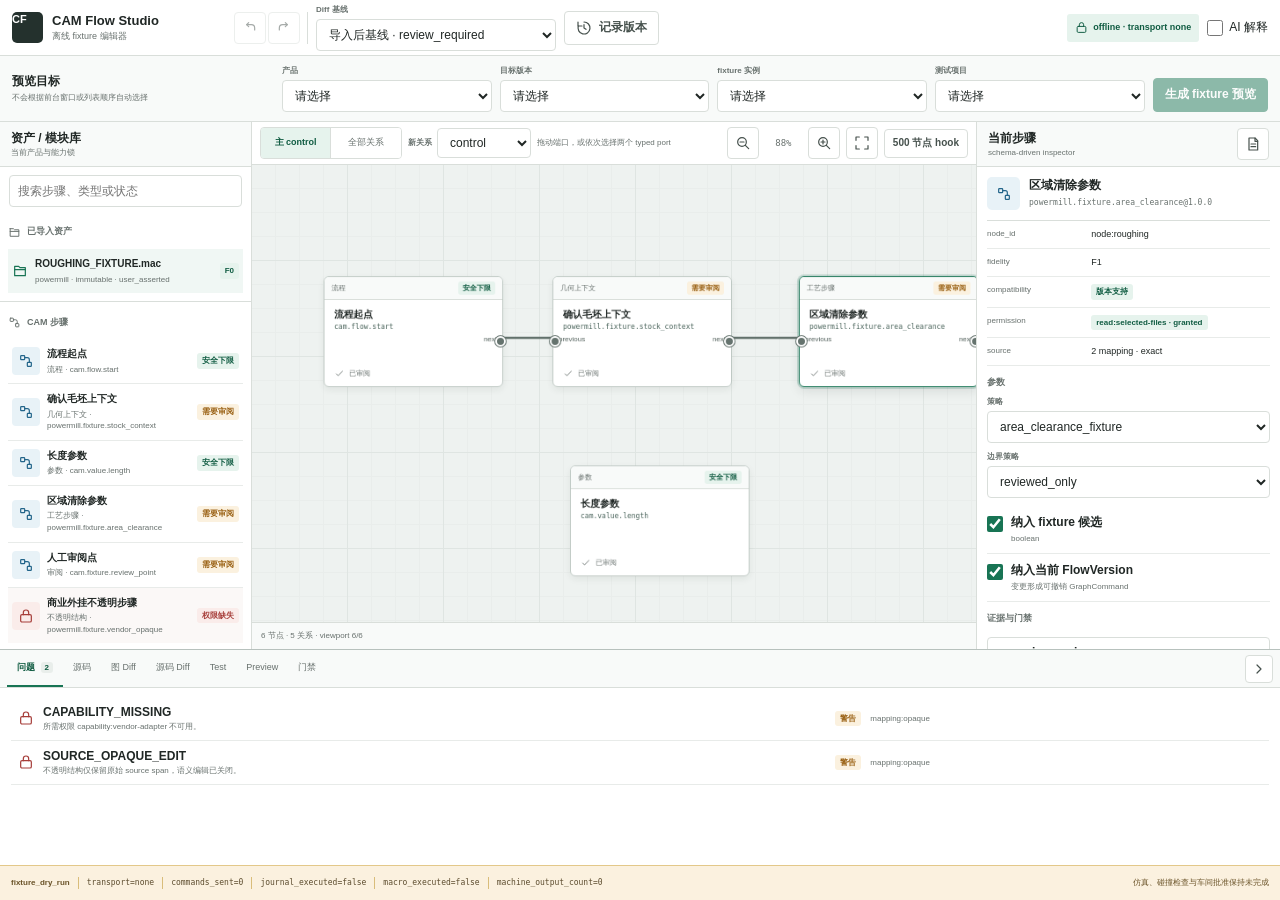
<file: cam_automation/web/flow/fixture.html>
<!doctype html>
<html lang="zh-CN">
  <head>
    <meta charset="utf-8">
    <meta name="viewport" content="width=device-width, initial-scale=1">
    <meta name="color-scheme" content="light">
    <title>CAM Flow Studio · fixture</title>
    <link rel="icon" href="data:,">
    <link rel="stylesheet" href="./styles.css">
  </head>
  <body>
    <a class="flow-skip-link" href="#flowCanvas">跳到流程画布</a>
    <main id="flowStudio" aria-busy="true"></main>
    <noscript>此离线 fixture 需要启用 JavaScript。</noscript>
    <script src="./flow-core.js"></script>
    <script src="./fixtures.js"></script>
    <script src="./flow-studio.js"></script>
    <script>
      CAM_FLOW_STUDIO.mount(document.querySelector("#flowStudio"), {
        api: new CAM_FLOW_FIXTURES.FixtureFlowApi()
      });
    </script>
  </body>
</html>
</file>
<file: cam_automation/web/flow/styles.css>
:root {
  --flow-ink: #202725;
  --flow-muted: #68716e;
  --flow-faint: #8b9491;
  --flow-line: #d9deda;
  --flow-line-strong: #b7c1bd;
  --flow-paper: #ffffff;
  --flow-canvas: #f3f6f4;
  --flow-canvas-strong: #e9eeeb;
  --flow-green: #187454;
  --flow-green-dark: #105c42;
  --flow-green-soft: #e6f3ed;
  --flow-blue: #23658a;
  --flow-blue-soft: #e8f2f7;
  --flow-amber: #9c6418;
  --flow-amber-soft: #fbf1df;
  --flow-red: #a63d39;
  --flow-red-soft: #faecea;
  --flow-violet: #6f5298;
  --flow-violet-soft: #f1edf7;
  --flow-shadow: 0 12px 34px rgba(28, 39, 35, 0.14);
}

* {
  box-sizing: border-box;
  letter-spacing: 0;
}

html,
body {
  width: 100%;
  height: 100%;
  margin: 0;
}

body {
  overflow: hidden;
  background: var(--flow-canvas);
  color: var(--flow-ink);
  font-family: Inter, "Segoe UI", "Microsoft YaHei UI", "Microsoft YaHei", sans-serif;
  font-size: 12px;
  line-height: 1.45;
}

button,
input,
select {
  font: inherit;
}

button,
select {
  cursor: pointer;
}

button:focus-visible,
input:focus-visible,
select:focus-visible,
[tabindex]:focus-visible {
  outline: 2px solid #237b66;
  outline-offset: 2px;
}

button:disabled {
  cursor: not-allowed;
  opacity: 0.48;
}

code,
pre {
  font-family: "Cascadia Code", Consolas, monospace;
}

.sr-only {
  position: absolute !important;
  width: 1px !important;
  height: 1px !important;
  overflow: hidden !important;
  clip: rect(0, 0, 0, 0) !important;
  white-space: nowrap !important;
}

.flow-skip-link {
  position: fixed;
  z-index: 1000;
  top: 8px;
  left: 8px;
  transform: translateY(-160%);
  border-radius: 4px;
  padding: 8px 12px;
  background: var(--flow-ink);
  color: #fff;
}

.flow-skip-link:focus {
  transform: translateY(0);
}

.flow-icon {
  display: block;
  width: 16px;
  height: 16px;
  flex: 0 0 auto;
}

.flow-app {
  --flow-bottom-height: 250px;
  display: grid;
  grid-template-rows: 56px 66px minmax(0, 1fr) minmax(0, var(--flow-bottom-height));
  width: 100%;
  height: 100vh;
  overflow: hidden;
  background: var(--flow-canvas);
}

.flow-topbar,
.flow-targetbar,
.flow-canvas-toolbar,
.flow-pane-heading,
.flow-bottom-tabs,
.flow-safety-strip,
.flow-history,
.flow-brand,
.flow-brand > span,
.flow-state-chip,
.flow-switch,
.flow-button,
.flow-icon-button,
.flow-library-section h2,
.flow-module-row,
.flow-asset-row,
.flow-version-row,
.flow-node__drag,
.flow-node__state,
.flow-inspector-identity,
.flow-callout,
.flow-check-row,
.flow-ai-note,
.flow-evidence > span,
.flow-report-header,
.flow-empty-state,
.flow-check-list > div,
.flow-gate-list > div {
  display: flex;
  align-items: center;
}

.flow-topbar {
  min-width: 0;
  gap: 8px;
  padding: 0 12px;
  border-bottom: 1px solid var(--flow-line);
  background: rgba(255, 255, 255, 0.98);
}

.flow-brand {
  min-width: 214px;
  gap: 9px;
}

.flow-brand__mark {
  display: grid;
  width: 31px;
  height: 31px;
  flex: 0 0 auto;
  place-items: center;
  border-radius: 5px;
  background: #24312d;
  color: #fff;
  font-size: 11px;
  font-weight: 800;
}

.flow-brand > span {
  align-items: flex-start;
  flex-direction: column;
  min-width: 0;
}

.flow-brand strong,
.flow-brand small {
  overflow: hidden;
  max-width: 190px;
  text-overflow: ellipsis;
  white-space: nowrap;
}

.flow-brand strong {
  font-size: 13px;
}

.flow-brand small {
  color: var(--flow-muted);
  font-size: 9px;
}

.flow-history {
  gap: 2px;
  padding-right: 7px;
  border-right: 1px solid var(--flow-line);
}

.flow-topbar__spacer,
.flow-canvas-toolbar__spacer,
.flow-bottom-tabs__spacer {
  min-width: 8px;
  flex: 1 1 auto;
}

.flow-button,
.flow-icon-button {
  justify-content: center;
  border: 1px solid transparent;
  border-radius: 4px;
  background: transparent;
  color: #46514d;
}

.flow-button {
  min-height: 34px;
  gap: 7px;
  padding: 0 11px;
  font-weight: 650;
  white-space: nowrap;
}

.flow-button--primary {
  border-color: var(--flow-green);
  background: var(--flow-green);
  color: #fff;
}

.flow-button--primary:hover {
  border-color: var(--flow-green-dark);
  background: var(--flow-green-dark);
}

.flow-button--quiet,
.flow-icon-button {
  border-color: var(--flow-line);
  background: var(--flow-paper);
}

.flow-button--quiet:hover,
.flow-icon-button:hover {
  border-color: var(--flow-line-strong);
  background: #fafcfb;
}

.flow-button--compact {
  min-height: 29px;
  padding: 0 8px;
  font-size: 10px;
}

.flow-icon-button {
  display: inline-grid;
  width: 32px;
  height: 32px;
  flex: 0 0 auto;
  place-items: center;
  padding: 0;
}

.flow-toolbar-field,
.flow-targetbar label,
.flow-field {
  display: grid;
  min-width: 0;
  gap: 3px;
}

.flow-toolbar-field > span,
.flow-targetbar label > span,
.flow-field > span:first-child {
  color: var(--flow-muted);
  font-size: 8px;
  font-weight: 700;
}

.flow-toolbar-field select,
.flow-targetbar select,
.flow-field select,
.flow-field input,
.flow-search input {
  min-width: 0;
  height: 32px;
  border: 1px solid var(--flow-line);
  border-radius: 4px;
  padding: 0 8px;
  background: var(--flow-paper);
  color: var(--flow-ink);
}

.flow-version-field {
  width: min(240px, 20vw);
}

.flow-state-chip {
  min-height: 28px;
  gap: 5px;
  border-radius: 3px;
  padding: 0 8px;
  font-size: 9px;
  font-weight: 700;
  white-space: nowrap;
}

.flow-state-chip--safe {
  background: var(--flow-green-soft);
  color: var(--flow-green-dark);
}

.flow-state-chip .flow-icon {
  width: 13px;
  height: 13px;
}

.flow-switch {
  min-height: 32px;
  gap: 6px;
  white-space: nowrap;
}

.flow-switch input,
.flow-check-row input {
  width: 16px;
  height: 16px;
  margin: 0;
  accent-color: var(--flow-green);
}

.flow-targetbar {
  display: grid;
  grid-template-columns: minmax(180px, 1fr) repeat(4, minmax(130px, 0.8fr)) auto;
  align-items: end;
  gap: 8px;
  min-width: 0;
  padding: 8px 12px 9px;
  border-bottom: 1px solid var(--flow-line);
  background: #f8faf9;
}

.flow-targetbar__title {
  align-self: center;
  min-width: 0;
}

.flow-targetbar__title strong,
.flow-targetbar__title small {
  display: block;
}

.flow-targetbar__title strong {
  font-size: 12px;
}

.flow-targetbar__title small {
  overflow: hidden;
  margin-top: 2px;
  color: var(--flow-muted);
  font-size: 8px;
  text-overflow: ellipsis;
  white-space: nowrap;
}

.flow-workspace {
  display: grid;
  grid-template-columns: 252px minmax(480px, 1fr) 304px;
  min-width: 0;
  min-height: 0;
  border-bottom: 1px solid var(--flow-line-strong);
}

.flow-library,
.flow-inspector,
.flow-canvas-panel {
  min-width: 0;
  min-height: 0;
  background: var(--flow-paper);
}

.flow-library,
.flow-inspector {
  display: grid;
  grid-template-rows: 45px auto minmax(0, 1fr);
}

.flow-library {
  border-right: 1px solid var(--flow-line);
}

.flow-inspector {
  grid-template-rows: 45px minmax(0, 1fr);
  border-left: 1px solid var(--flow-line);
}

.flow-pane-heading {
  justify-content: space-between;
  gap: 8px;
  min-width: 0;
  padding: 0 11px;
  border-bottom: 1px solid var(--flow-line);
  background: #f8faf9;
}

.flow-pane-heading > span {
  min-width: 0;
}

.flow-pane-heading strong,
.flow-pane-heading small {
  display: block;
  overflow: hidden;
  text-overflow: ellipsis;
  white-space: nowrap;
}

.flow-pane-heading strong {
  font-size: 12px;
}

.flow-pane-heading small {
  color: var(--flow-muted);
  font-size: 8px;
}

.flow-search {
  display: block;
  padding: 8px 9px 5px;
  background: var(--flow-paper);
}

.flow-search input {
  width: 100%;
}

.flow-library__scroll,
.flow-inspector__scroll {
  min-height: 0;
  overflow: auto;
  overscroll-behavior: contain;
}

.flow-library-section {
  border-bottom: 1px solid var(--flow-line);
  padding: 8px;
}

.flow-library-section h2 {
  min-height: 24px;
  gap: 6px;
  margin: 0 0 5px;
  color: var(--flow-muted);
  font-size: 9px;
  text-transform: none;
}

.flow-library-section h2 .flow-icon {
  width: 13px;
  height: 13px;
}

.flow-module-row,
.flow-asset-row,
.flow-version-row {
  width: 100%;
  min-width: 0;
  gap: 7px;
  border: 0;
  border-bottom: 1px solid #e8ebe9;
  padding: 8px 4px;
  background: transparent;
  color: var(--flow-ink);
  text-align: left;
}

.flow-module-row:last-child,
.flow-asset-row:last-child,
.flow-version-row:last-child {
  border-bottom: 0;
}

.flow-module-row:hover,
.flow-asset-row:hover,
.flow-version-row:hover,
.flow-asset-row.is-active,
.flow-version-row.is-active {
  background: #f0f7f4;
}

.flow-module-row[draggable="true"] {
  cursor: grab;
}

.flow-module-row[draggable="true"]:active {
  cursor: grabbing;
}

.flow-module-row.is-unavailable {
  background: #fbf8f7;
}

.flow-module-row__glyph {
  display: grid;
  width: 28px;
  height: 28px;
  flex: 0 0 auto;
  place-items: center;
  border-radius: 4px;
  background: var(--flow-blue-soft);
  color: var(--flow-blue);
}

.flow-module-row.is-unavailable .flow-module-row__glyph {
  background: var(--flow-red-soft);
  color: var(--flow-red);
}

.flow-module-row > span:nth-child(2),
.flow-asset-row > span:nth-child(2),
.flow-version-row > span:first-child {
  min-width: 0;
  flex: 1 1 auto;
}

.flow-module-row strong,
.flow-module-row small,
.flow-asset-row strong,
.flow-asset-row small,
.flow-version-row strong,
.flow-version-row small {
  display: block;
  min-width: 0;
  overflow-wrap: anywhere;
}

.flow-module-row strong,
.flow-asset-row strong,
.flow-version-row strong {
  font-size: 10px;
}

.flow-module-row small,
.flow-asset-row small,
.flow-version-row small {
  margin-top: 2px;
  color: var(--flow-muted);
  font-size: 8px;
}

.flow-asset-row > .flow-icon {
  color: var(--flow-green);
}

.flow-status {
  display: inline-flex;
  align-items: center;
  justify-content: center;
  width: fit-content;
  max-width: 100%;
  flex: 0 0 auto;
  border-radius: 3px;
  padding: 3px 5px;
  font-size: 8px;
  font-weight: 750;
  line-height: 1.2;
  overflow-wrap: anywhere;
}

.flow-status--safe {
  background: var(--flow-green-soft);
  color: var(--flow-green-dark);
}

.flow-status--review,
.flow-status--warning {
  background: var(--flow-amber-soft);
  color: var(--flow-amber);
}

.flow-status--blocked,
.flow-status--blocker {
  background: var(--flow-red-soft);
  color: var(--flow-red);
}

.flow-canvas-panel {
  display: grid;
  grid-template-rows: 43px minmax(0, 1fr) 27px;
  overflow: hidden;
}

.flow-canvas-toolbar {
  min-width: 0;
  gap: 6px;
  padding: 5px 8px;
  border-bottom: 1px solid var(--flow-line);
  background: var(--flow-paper);
}

.flow-canvas-toolbar__hint {
  overflow: hidden;
  max-width: 270px;
  color: var(--flow-muted);
  font-size: 8px;
  text-overflow: ellipsis;
  white-space: nowrap;
}

.flow-canvas-toolbar output {
  width: 37px;
  color: var(--flow-muted);
  font: 9px "Cascadia Code", Consolas, monospace;
  text-align: center;
}

.flow-segmented {
  display: grid;
  grid-template-columns: repeat(2, minmax(70px, 1fr));
  overflow: hidden;
  border: 1px solid var(--flow-line);
  border-radius: 4px;
}

.flow-segmented button {
  min-height: 30px;
  border: 0;
  border-right: 1px solid var(--flow-line);
  padding: 0 8px;
  background: var(--flow-paper);
  color: var(--flow-muted);
  font-size: 9px;
}

.flow-segmented button:last-child {
  border-right: 0;
}

.flow-segmented button.is-active {
  background: var(--flow-green-soft);
  color: var(--flow-green-dark);
  font-weight: 750;
}

.flow-canvas-toolbar .flow-toolbar-field {
  grid-template-columns: auto 94px;
  align-items: center;
  gap: 5px;
}

.flow-canvas-toolbar .flow-toolbar-field select {
  height: 30px;
}

.flow-canvas {
  position: relative;
  min-width: 0;
  min-height: 0;
  overflow: hidden;
  background-color: #eef2f0;
  background-image:
    linear-gradient(#dfe5e2 1px, transparent 1px),
    linear-gradient(90deg, #dfe5e2 1px, transparent 1px),
    linear-gradient(#e9edeb 1px, transparent 1px),
    linear-gradient(90deg, #e9edeb 1px, transparent 1px);
  background-position: -1px -1px;
  background-size: 96px 96px, 96px 96px, 24px 24px, 24px 24px;
  touch-action: none;
}

.flow-canvas.has-error {
  box-shadow: inset 0 0 0 2px var(--flow-red);
}

.flow-canvas__world {
  position: absolute;
  top: 0;
  left: 0;
  width: 1800px;
  height: 900px;
  transform-origin: 0 0;
  will-change: transform;
}

.flow-edges,
.flow-nodes {
  position: absolute;
  inset: 0;
}

.flow-edges {
  z-index: 1;
  overflow: visible;
  pointer-events: none;
}

.flow-nodes {
  z-index: 2;
}

.flow-edge {
  fill: none;
  stroke: #62716b;
  stroke-width: 2.5;
  vector-effect: non-scaling-stroke;
}

.flow-edge--data {
  stroke: var(--flow-blue);
  stroke-dasharray: 6 4;
}

.flow-edge--dependency {
  stroke: var(--flow-violet);
  stroke-dasharray: 2 4;
}

.flow-edge--pending {
  stroke: var(--flow-green);
  stroke-dasharray: 5 4;
}

.flow-node {
  position: absolute;
  top: 0;
  left: 0;
  display: grid;
  grid-template-rows: 28px 23px 18px 1fr;
  min-width: 0;
  overflow: visible;
  border: 1px solid #bfc9c4;
  border-radius: 6px;
  padding: 0 11px 8px;
  background: var(--flow-paper);
  box-shadow: 0 3px 9px rgba(33, 46, 41, 0.08);
  user-select: none;
  will-change: transform;
}

.flow-node:hover {
  border-color: #8da39a;
}

.flow-node.is-selected {
  border-color: var(--flow-green);
  box-shadow: 0 0 0 2px rgba(24, 116, 84, 0.2), 0 5px 13px rgba(33, 46, 41, 0.11);
}

.flow-node.is-opaque {
  border-style: dashed;
  border-color: var(--flow-red);
  background: #fffafa;
}

.flow-node.is-disabled {
  opacity: 0.72;
}

.flow-node__drag {
  justify-content: space-between;
  gap: 8px;
  margin: 0 -11px 2px;
  border-bottom: 1px solid var(--flow-line);
  border-radius: 5px 5px 0 0;
  padding: 0 8px;
  background: #f8faf9;
  cursor: grab;
}

.flow-node__drag:active {
  cursor: grabbing;
}

.flow-node__kind {
  overflow: hidden;
  color: var(--flow-muted);
  font-size: 8px;
  text-overflow: ellipsis;
  white-space: nowrap;
}

.flow-node > strong,
.flow-node > code {
  overflow: hidden;
  min-width: 0;
  text-overflow: ellipsis;
  white-space: nowrap;
}

.flow-node > strong {
  align-self: end;
  font-size: 11px;
}

.flow-node > code {
  color: #49635a;
  font-size: 8px;
}

.flow-node__state {
  align-self: end;
  gap: 5px;
  color: var(--flow-muted);
  font-size: 8px;
}

.flow-node__state .flow-icon {
  width: 12px;
  height: 12px;
}

.flow-node__ports {
  position: absolute;
  top: 60px;
  display: grid;
  gap: 2px;
}

.flow-node__ports--input {
  left: -7px;
}

.flow-node__ports--output {
  right: -7px;
}

.flow-port {
  position: relative;
  display: flex;
  align-items: center;
  width: 78px;
  height: 22px;
  overflow: visible;
  border: 0;
  padding: 0;
  background: transparent;
  color: #53615c;
  font-size: 8px;
}

.flow-node__ports--input .flow-port {
  justify-content: flex-start;
  padding-left: 13px;
  text-align: left;
}

.flow-node__ports--output .flow-port {
  justify-content: flex-end;
  padding-right: 13px;
  text-align: right;
}

.flow-port::before {
  position: absolute;
  top: 7px;
  width: 8px;
  height: 8px;
  border: 2px solid var(--flow-paper);
  border-radius: 50%;
  background: #65736e;
  box-shadow: 0 0 0 1px #65736e;
  content: "";
}

.flow-node__ports--input .flow-port::before {
  left: 3px;
}

.flow-node__ports--output .flow-port::before {
  right: 3px;
}

.flow-port--data::before {
  background: var(--flow-blue);
  box-shadow: 0 0 0 1px var(--flow-blue);
}

.flow-port--dependency::before {
  background: var(--flow-violet);
  box-shadow: 0 0 0 1px var(--flow-violet);
}

.flow-port.is-compatible::before {
  width: 10px;
  height: 10px;
  top: 6px;
  background: var(--flow-green);
  box-shadow: 0 0 0 2px rgba(24, 116, 84, 0.28);
}

.flow-port.is-incompatible {
  color: var(--flow-red);
}

.flow-port.is-incompatible::before {
  background: var(--flow-red);
  box-shadow: 0 0 0 1px var(--flow-red);
}

.flow-port span {
  overflow: hidden;
  max-width: 62px;
  text-overflow: ellipsis;
  white-space: nowrap;
}

.flow-canvas-status {
  display: flex;
  align-items: center;
  justify-content: space-between;
  gap: 8px;
  min-width: 0;
  padding: 0 9px;
  border-top: 1px solid var(--flow-line);
  background: #f8faf9;
  color: var(--flow-muted);
  font-size: 8px;
}

.flow-canvas-status span {
  overflow: hidden;
  text-overflow: ellipsis;
  white-space: nowrap;
}

.flow-inspector__scroll {
  padding: 10px;
}

.flow-inspector-identity {
  align-items: flex-start;
  gap: 9px;
  min-width: 0;
  padding-bottom: 10px;
  border-bottom: 1px solid var(--flow-line);
}

.flow-inspector-identity__glyph {
  display: grid;
  width: 33px;
  height: 33px;
  flex: 0 0 auto;
  place-items: center;
  border-radius: 5px;
  background: var(--flow-blue-soft);
  color: var(--flow-blue);
}

.flow-inspector-identity > span:last-child {
  min-width: 0;
}

.flow-inspector-identity strong,
.flow-inspector-identity code {
  display: block;
  min-width: 0;
  overflow-wrap: anywhere;
}

.flow-inspector-identity code {
  margin-top: 3px;
  color: var(--flow-muted);
  font-size: 8px;
}

.flow-facts {
  display: grid;
  gap: 0;
  margin: 0;
}

.flow-facts > div {
  display: grid;
  grid-template-columns: minmax(78px, 0.7fr) minmax(0, 1.3fr);
  gap: 8px;
  min-width: 0;
  padding: 7px 0;
  border-bottom: 1px solid #e8ebe9;
}

.flow-facts dt {
  color: var(--flow-muted);
  font-size: 8px;
}

.flow-facts dd {
  min-width: 0;
  margin: 0;
  overflow-wrap: anywhere;
  font-size: 9px;
}

.flow-schema-fields,
.flow-evidence {
  margin-top: 10px;
}

.flow-schema-fields h2,
.flow-evidence h2 {
  margin: 0 0 7px;
  color: var(--flow-muted);
  font-size: 9px;
}

.flow-field {
  margin-bottom: 8px;
}

.flow-unit-input {
  display: grid;
  grid-template-columns: minmax(0, 1fr) 40px;
}

.flow-unit-input input {
  border-radius: 4px 0 0 4px;
}

.flow-unit-input em {
  display: grid;
  place-items: center;
  border: 1px solid var(--flow-line);
  border-left: 0;
  border-radius: 0 4px 4px 0;
  background: var(--flow-canvas-strong);
  color: var(--flow-muted);
  font-size: 9px;
  font-style: normal;
}

.flow-check-row {
  align-items: flex-start;
  gap: 8px;
  padding: 8px 0;
  border-bottom: 1px solid #e8ebe9;
}

.flow-check-row input {
  margin-top: 2px;
}

.flow-check-row strong,
.flow-check-row small,
.flow-callout strong,
.flow-callout small,
.flow-ai-note strong,
.flow-ai-note small {
  display: block;
}

.flow-check-row small,
.flow-callout small,
.flow-ai-note small {
  margin-top: 2px;
  color: var(--flow-muted);
  font-size: 8px;
}

.flow-callout,
.flow-ai-note {
  align-items: flex-start;
  gap: 8px;
  margin-top: 10px;
  border-left: 3px solid var(--flow-amber);
  padding: 9px;
  background: var(--flow-amber-soft);
}

.flow-callout--blocked {
  border-left-color: var(--flow-red);
  background: var(--flow-red-soft);
}

.flow-callout > .flow-icon,
.flow-ai-note > .flow-icon {
  margin-top: 1px;
}

.flow-evidence {
  display: grid;
  gap: 5px;
}

.flow-evidence > span {
  display: grid;
  grid-template-columns: auto minmax(0, 1fr);
  gap: 1px 6px;
  min-width: 0;
  border: 1px solid var(--flow-line);
  border-radius: 4px;
  padding: 6px 7px;
}

.flow-evidence > span > .flow-icon {
  grid-row: 1 / 3;
  width: 13px;
  height: 13px;
  margin-top: 2px;
  color: var(--flow-amber);
}

.flow-evidence small {
  color: var(--flow-muted);
  font-size: 8px;
}

.flow-ai-note {
  border-left-color: var(--flow-faint);
  background: #f2f4f3;
}

.flow-ai-note.is-enabled {
  border-left-color: var(--flow-violet);
  background: var(--flow-violet-soft);
}

.flow-bottom {
  display: grid;
  grid-template-rows: 38px minmax(0, 1fr) 35px;
  min-width: 0;
  min-height: 0;
  background: var(--flow-paper);
}

.flow-bottom.is-collapsed {
  grid-template-rows: 38px 0 35px;
}

.flow-bottom.is-collapsed .flow-bottom-content {
  overflow: hidden;
  padding: 0;
}

.flow-bottom.is-collapsed [data-action="toggle-bottom"] {
  transform: rotate(-90deg);
}

.flow-bottom-tabs {
  min-width: 0;
  overflow-x: auto;
  border-bottom: 1px solid var(--flow-line);
  padding: 0 7px;
  background: #f8faf9;
}

.flow-bottom-tabs > button[role="tab"] {
  align-self: stretch;
  flex: 0 0 auto;
  border: 0;
  border-bottom: 2px solid transparent;
  padding: 0 10px;
  background: transparent;
  color: var(--flow-muted);
  font-size: 9px;
}

.flow-bottom-tabs > button[role="tab"].is-active {
  border-bottom-color: var(--flow-green);
  color: var(--flow-green-dark);
  font-weight: 750;
}

.flow-bottom-tabs > button[role="tab"] span {
  margin-left: 3px;
  border-radius: 3px;
  padding: 1px 4px;
  background: var(--flow-canvas-strong);
  font-size: 8px;
}

.flow-bottom-tabs .flow-icon-button {
  width: 28px;
  height: 28px;
}

.flow-bottom-content {
  min-width: 0;
  min-height: 0;
  overflow: auto;
  overscroll-behavior: contain;
  padding: 9px 11px;
}

.flow-safety-strip {
  min-width: 0;
  gap: 8px;
  overflow-x: auto;
  border-top: 1px solid #e3c889;
  padding: 0 11px;
  background: var(--flow-amber-soft);
  color: #6a5328;
  font-size: 8px;
  white-space: nowrap;
}

.flow-safety-strip code {
  border-left: 1px solid #d9bd7a;
  padding-left: 8px;
  color: #5c4c2e;
  font-size: 8px;
}

.flow-safety-strip span:last-child {
  margin-left: auto;
}

.flow-problem-list,
.flow-diff-list,
.flow-check-list,
.flow-gate-list {
  display: grid;
}

.flow-problem-list > button,
.flow-problem-notice {
  display: grid;
  grid-template-columns: auto minmax(180px, 1fr) auto minmax(120px, 0.5fr);
  align-items: center;
  gap: 9px;
  min-width: 0;
  border: 0;
  border-bottom: 1px solid #e8ebe9;
  padding: 7px;
  background: transparent;
  color: var(--flow-ink);
  text-align: left;
}

.flow-problem-notice {
  grid-template-columns: auto minmax(180px, 1fr) auto;
  border-left: 3px solid var(--flow-red);
  background: var(--flow-red-soft);
}

.flow-problem-list > button:hover {
  background: #fafcfb;
}

.flow-problem-icon {
  color: var(--flow-red);
}

.flow-problem-list strong,
.flow-problem-list small,
.flow-problem-notice strong,
.flow-problem-notice small {
  display: block;
}

.flow-problem-list small,
.flow-problem-notice small,
.flow-source-ref {
  color: var(--flow-muted);
  font-size: 8px;
}

.flow-source-ref {
  overflow: hidden;
  text-overflow: ellipsis;
  white-space: nowrap;
}

.flow-source-layout {
  display: grid;
  grid-template-columns: minmax(380px, 1.35fr) minmax(250px, 0.65fr);
  min-height: 100%;
  border: 1px solid var(--flow-line);
  border-radius: 5px;
}

.flow-source-code {
  min-width: 0;
  overflow: auto;
  border-right: 1px solid var(--flow-line);
  background: #28312e;
}

.flow-source-code > button {
  display: grid;
  grid-template-columns: 34px minmax(0, 1fr) 50px;
  width: 100%;
  min-width: 520px;
  border: 0;
  border-bottom: 1px solid rgba(255, 255, 255, 0.05);
  padding: 4px 8px 4px 0;
  background: transparent;
  color: #dce7e2;
  text-align: left;
}

.flow-source-code > button:hover,
.flow-source-code > button.is-active {
  background: rgba(48, 150, 112, 0.2);
}

.flow-source-code > button.is-ambiguous {
  box-shadow: inset 3px 0 0 var(--flow-amber);
}

.flow-source-code > button > span {
  color: #8da099;
  text-align: right;
}

.flow-source-code code {
  padding-left: 10px;
  white-space: pre;
}

.flow-source-code em {
  color: #9fcab8;
  font-size: 8px;
  font-style: normal;
  text-align: right;
}

.flow-source-detail {
  min-width: 0;
  padding: 10px;
}

.flow-source-detail > p {
  margin: 4px 0 9px;
  color: var(--flow-muted);
  font-size: 8px;
}

.flow-candidate-list {
  display: grid;
  gap: 4px;
  margin-top: 7px;
}

.flow-candidate-list button {
  border: 1px solid var(--flow-line);
  border-radius: 4px;
  padding: 7px;
  background: var(--flow-paper);
  color: var(--flow-ink);
  font-size: 8px;
  text-align: left;
  overflow-wrap: anywhere;
}

.flow-report-header {
  justify-content: flex-start;
  gap: 8px;
  min-width: 0;
  margin-bottom: 7px;
  border-bottom: 1px solid var(--flow-line);
  padding: 0 0 7px;
}

.flow-report-header > span:first-child {
  min-width: 0;
  margin-right: auto;
}

.flow-report-header strong,
.flow-report-header small {
  display: block;
}

.flow-report-header small {
  overflow: hidden;
  margin-top: 2px;
  color: var(--flow-muted);
  font-size: 8px;
  text-overflow: ellipsis;
  white-space: nowrap;
}

.flow-report-header > code {
  color: var(--flow-muted);
  font-size: 8px;
}

.flow-diff-list > div {
  display: grid;
  grid-template-columns: 20px minmax(160px, 0.8fr) minmax(100px, 0.4fr) minmax(240px, 1.4fr);
  align-items: start;
  gap: 8px;
  min-width: 0;
  border-bottom: 1px solid #e8ebe9;
  padding: 6px 0;
}

.flow-diff-marker {
  color: var(--flow-amber);
  font-weight: 800;
  text-align: center;
}

.flow-diff-list code {
  overflow-wrap: anywhere;
  font-size: 8px;
}

.flow-diff-list strong {
  font-size: 9px;
}

.flow-diff-list pre {
  max-height: 74px;
  margin: 0;
  overflow: auto;
  border-radius: 4px;
  padding: 5px 7px;
  background: var(--flow-canvas-strong);
  font-size: 8px;
  white-space: pre-wrap;
}

.flow-source-diff {
  display: grid;
  border-radius: 4px;
  background: #28312e;
  color: #dce7e2;
}

.flow-source-diff > div {
  display: grid;
  grid-template-columns: 38px minmax(0, 1fr);
  min-width: 0;
}

.flow-source-diff span {
  padding: 4px 7px;
  color: #8da099;
  text-align: right;
}

.flow-source-diff code {
  padding: 4px 8px;
  white-space: pre-wrap;
}

.flow-source-diff code.is-removed {
  background: rgba(166, 61, 57, 0.25);
}

.flow-source-diff code.is-added {
  background: rgba(24, 116, 84, 0.28);
}

.flow-check-list,
.flow-gate-list {
  grid-template-columns: repeat(3, minmax(180px, 1fr));
  gap: 6px;
}

.flow-check-list > div,
.flow-gate-list > div {
  min-width: 0;
  gap: 7px;
  border: 1px solid var(--flow-line);
  border-radius: 4px;
  padding: 7px 8px;
}

.flow-check-list > div > strong,
.flow-gate-list > div > span {
  min-width: 0;
  flex: 1 1 auto;
}

.flow-gate-list strong,
.flow-gate-list small {
  display: block;
}

.flow-gate-list small {
  overflow: hidden;
  color: var(--flow-muted);
  font-size: 8px;
  text-overflow: ellipsis;
  white-space: nowrap;
}

.flow-check-list > div > .flow-icon,
.flow-gate-list > div > .flow-icon {
  color: var(--flow-green);
}

.flow-preview-grid {
  display: grid;
  grid-template-columns: minmax(300px, 1fr) minmax(320px, 1fr);
  gap: 10px;
}

.flow-zero-fields {
  display: grid;
  grid-template-columns: repeat(2, minmax(0, 1fr));
  gap: 5px;
}

.flow-zero-fields code {
  overflow: hidden;
  border: 1px solid var(--flow-line);
  border-radius: 4px;
  padding: 7px;
  background: var(--flow-canvas-strong);
  color: #43524c;
  font-size: 8px;
  text-overflow: ellipsis;
  white-space: nowrap;
}

.flow-empty,
.flow-empty-state {
  color: var(--flow-muted);
  font-size: 9px;
}

.flow-empty {
  margin: 8px 0;
}

.flow-empty-state {
  justify-content: center;
  min-height: 92px;
  gap: 9px;
}

.flow-empty-state > .flow-icon {
  width: 23px;
  height: 23px;
  color: var(--flow-faint);
}

.flow-empty-state strong,
.flow-empty-state small {
  display: block;
}

.flow-empty-state small {
  margin-top: 2px;
}

@media (max-width: 1180px) {
  .flow-app {
    --flow-bottom-height: 245px;
    grid-template-rows: 56px 112px minmax(0, 1fr) minmax(0, var(--flow-bottom-height));
  }

  .flow-targetbar {
    grid-template-columns: minmax(150px, 0.9fr) repeat(3, minmax(130px, 1fr));
    align-content: center;
  }

  .flow-targetbar label:nth-of-type(4) {
    grid-column: 2;
  }

  .flow-targetbar .flow-button {
    grid-column: 3 / 5;
    justify-self: end;
  }

  .flow-workspace {
    grid-template-columns: 224px minmax(430px, 1fr) 274px;
  }

  .flow-canvas-toolbar__hint {
    display: none;
  }

  .flow-state-chip {
    display: none;
  }
}

@media (max-width: 900px) {
  body {
    overflow: auto;
  }

  .flow-app {
    grid-template-rows: auto auto auto auto;
    height: auto;
    min-height: 100vh;
    overflow: visible;
  }

  .flow-topbar {
    display: grid;
    grid-template-columns: minmax(170px, 1fr) auto auto;
    min-height: 104px;
    align-content: center;
  }

  .flow-version-field {
    grid-column: 1 / 3;
    width: 100%;
  }

  .flow-topbar__spacer,
  .flow-state-chip {
    display: none;
  }

  .flow-targetbar {
    grid-template-columns: repeat(2, minmax(0, 1fr));
    align-items: end;
  }

  .flow-targetbar__title {
    grid-column: 1 / -1;
  }

  .flow-targetbar label:nth-of-type(4),
  .flow-targetbar .flow-button {
    grid-column: auto;
    width: 100%;
    justify-self: stretch;
  }

  .flow-workspace {
    grid-template-columns: 1fr;
    grid-template-rows: auto minmax(0, auto) auto;
    align-content: start;
  }

  .flow-library,
  .flow-inspector {
    min-height: 320px;
    border: 0;
    border-bottom: 1px solid var(--flow-line-strong);
  }

  .flow-library {
    grid-template-rows: 45px auto auto;
  }

  .flow-library__scroll {
    display: grid;
    grid-template-columns: repeat(3, minmax(0, 1fr));
    overflow: visible;
  }

  .flow-library-section {
    min-width: 0;
    border-right: 1px solid var(--flow-line);
    border-bottom: 0;
  }

  .flow-library-section:last-child {
    border-right: 0;
  }

  .flow-canvas-panel {
    height: 570px;
    min-height: 0;
    border-bottom: 1px solid var(--flow-line-strong);
  }

  .flow-inspector {
    min-height: 360px;
    grid-template-rows: 45px auto;
  }

  .flow-inspector__scroll {
    display: grid;
    grid-template-columns: repeat(2, minmax(0, 1fr));
    gap: 10px;
    overflow: visible;
  }

  .flow-bottom {
    align-self: start;
    min-height: 260px;
  }

  .flow-check-list,
  .flow-gate-list {
    grid-template-columns: repeat(2, minmax(170px, 1fr));
  }
}

@media (max-width: 560px) {
  .flow-topbar {
    grid-template-columns: minmax(145px, 1fr) auto;
    gap: 6px;
    padding: 8px;
  }

  .flow-brand {
    min-width: 0;
  }

  .flow-brand strong,
  .flow-brand small {
    max-width: 145px;
  }

  .flow-history {
    grid-column: 2;
    grid-row: 1;
    border-right: 0;
    padding-right: 0;
  }

  .flow-version-field {
    grid-column: 1 / -1;
  }

  .flow-topbar > .flow-button {
    grid-column: 1;
    width: 100%;
  }

  .flow-switch {
    grid-column: 2;
    justify-self: end;
  }

  .flow-targetbar {
    padding: 8px;
  }

  .flow-targetbar label > span {
    min-height: 24px;
  }

  .flow-library__scroll {
    grid-template-columns: 1fr;
  }

  .flow-library-section {
    border-right: 0;
    border-bottom: 1px solid var(--flow-line);
  }

  .flow-canvas-panel {
    height: 520px;
  }

  .flow-canvas-toolbar {
    display: grid;
    grid-template-columns: minmax(145px, 1fr) auto auto auto;
    height: auto;
  }

  .flow-canvas-panel {
    grid-template-rows: 78px minmax(0, 1fr) 38px;
  }

  .flow-segmented {
    grid-column: 1 / 3;
  }

  .flow-canvas-toolbar .flow-toolbar-field {
    grid-column: 3 / 5;
  }

  .flow-canvas-toolbar__spacer,
  .flow-canvas-toolbar__hint,
  .flow-canvas-toolbar .flow-button {
    display: none;
  }

  .flow-canvas-status {
    align-items: flex-start;
    flex-direction: column;
    justify-content: center;
    gap: 1px;
  }

  .flow-inspector__scroll {
    grid-template-columns: 1fr;
  }

  .flow-bottom {
    min-height: 300px;
  }

  .flow-bottom-tabs {
    padding: 0 3px;
  }

  .flow-bottom-tabs > button[role="tab"] {
    padding: 0 8px;
  }

  .flow-safety-strip span:last-child {
    margin-left: 0;
  }

  .flow-source-layout,
  .flow-preview-grid {
    grid-template-columns: 1fr;
  }

  .flow-source-code {
    min-height: 150px;
    border-right: 0;
    border-bottom: 1px solid var(--flow-line);
  }

  .flow-problem-list > button {
    grid-template-columns: auto minmax(0, 1fr) auto;
  }

  .flow-source-ref {
    grid-column: 2 / 4;
  }

  .flow-diff-list > div {
    grid-template-columns: 20px minmax(0, 1fr) auto;
  }

  .flow-diff-list pre {
    grid-column: 2 / 4;
  }

  .flow-check-list,
  .flow-gate-list,
  .flow-zero-fields {
    grid-template-columns: 1fr;
  }

  .flow-report-header {
    align-items: flex-start;
    flex-wrap: wrap;
  }
}

@media (prefers-reduced-motion: reduce) {
  *,
  *::before,
  *::after {
    scroll-behavior: auto !important;
    transition-duration: 0.01ms !important;
  }
}
</file>
